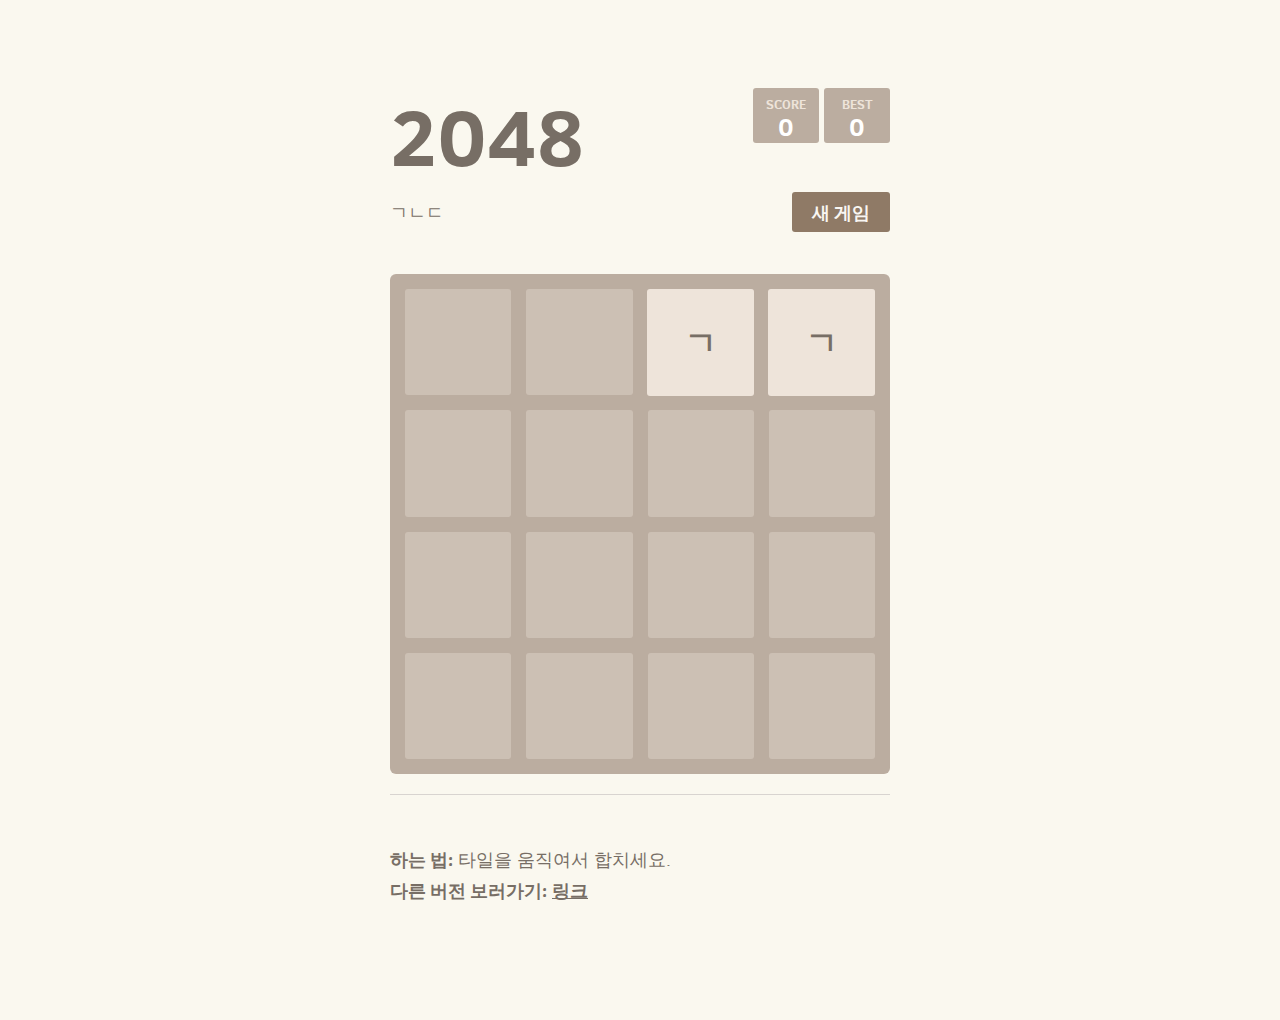
<file: index.html>
<!DOCTYPE html>
<html>
<head>
  <meta charset="utf-8">
  <title>KOR_2048</title>

  <link href="style/main.css" rel="stylesheet" type="text/css">
  <link rel="shortcut icon" href="favicon.ico">
  <link rel="apple-touch-icon" href="meta/apple-touch-icon.png">
  <link rel="apple-touch-startup-image" href="meta/apple-touch-startup-image-640x1096.png" media="(device-width: 320px) and (device-height: 568px) and (-webkit-device-pixel-ratio: 2)"> <!-- iPhone 5+ -->
  <link rel="apple-touch-startup-image" href="meta/apple-touch-startup-image-640x920.png"  media="(device-width: 320px) and (device-height: 480px) and (-webkit-device-pixel-ratio: 2)"> <!-- iPhone, retina -->
  <meta name="apple-mobile-web-app-capable" content="yes">
  <meta name="apple-mobile-web-app-status-bar-style" content="black">

  <meta name="HandheldFriendly" content="True">
  <meta name="MobileOptimized" content="320">
  <meta name="viewport" content="width=device-width, target-densitydpi=160dpi, initial-scale=1.0, maximum-scale=1, user-scalable=no, minimal-ui">

  <style>
    .adfit {
      margin: 0 auto;
    }
  </style>
</head>
<body>
  <div class="container">
    <div class="adfit" id='id_adfit'>
      <ins class="kakao_ad_area" style="display:none;" 
        data-ad-unit    = "DAN-orjcSxhqUvbWdJKy" 
        data-ad-width   = "320" 
        data-ad-height  = "50"></ins> 
        <script type="text/javascript" src="//t1.daumcdn.net/kas/static/ba.min.js" async></script>
    </div>

    <div class="heading">
      <h1 class="title">2048</h1>
      <div class="scores-container">
        <div class="score-container">0</div>
        <div class="best-container">0</div>
      </div>
    </div>

    <div class="above-game">
      <p class="game-intro">ㄱㄴㄷ</p>
      <a class="restart-button">새 게임</a>
    </div>

    <div class="game-container">
      <div class="game-message">
        <p></p>
        <div class="lower">
	        <a class="keep-playing-button">계속하기</a>
          <a class="retry-button">한 번 더!</a>
        </div>
      </div>

      <div class="grid-container">
        <div class="grid-row">
          <div class="grid-cell"></div>
          <div class="grid-cell"></div>
          <div class="grid-cell"></div>
          <div class="grid-cell"></div>
        </div>
        <div class="grid-row">
          <div class="grid-cell"></div>
          <div class="grid-cell"></div>
          <div class="grid-cell"></div>
          <div class="grid-cell"></div>
        </div>
        <div class="grid-row">
          <div class="grid-cell"></div>
          <div class="grid-cell"></div>
          <div class="grid-cell"></div>
          <div class="grid-cell"></div>
        </div>
        <div class="grid-row">
          <div class="grid-cell"></div>
          <div class="grid-cell"></div>
          <div class="grid-cell"></div>
          <div class="grid-cell"></div>
        </div>
      </div>

      <div class="tile-container">

      </div>

    </div>

    <hr>
    <p class="game-explanation">
      <strong class="important">하는 법:</strong> 타일을 움직여서 합치세요. <br>
      <strong class="important">다른 버전 보러가기:</strong> <a href="https://jjisu89.github.io/" target="_blank">링크</a>
    </p>
    <!-- <hr>
    <p>
    <strong class="important">Note:</strong> This site is not the official version of 2048. You can play it on your phone via <a href="http://git.io/2048">http://git.io/2048.</a> All other apps or sites are derivatives or fakes, and should be used with caution.
    </p> -->
    <!-- <p>
    Modified by someone. Originally Created by <a href="http://gabrielecirulli.com" target="_blank">Gabriele Cirulli.</a> 
    </p> -->
    <br>
    <div class="adfit" id='id_adfit'>
      <ins class="kakao_ad_area" style="display:none;" 
        data-ad-unit    = "DAN-U09CpYObt463ZNJx" 
        data-ad-width   = "320" 
        data-ad-height  = "100"></ins> 
        <script type="text/javascript" src="//t1.daumcdn.net/kas/static/ba.min.js" async></script>
    </div>
  </div>

  <script src="js/bind_polyfill.js"></script>
  <script src="js/classlist_polyfill.js"></script>
  <script src="js/animframe_polyfill.js"></script>
  <script src="js/keyboard_input_manager.js"></script>
  <script src="js/html_actuator.js"></script>
  <script src="js/grid.js"></script>
  <script src="js/tile.js"></script>
  <script src="js/local_storage_manager.js"></script>
  <script src="js/game_manager.js"></script>
  <script src="js/application.js"></script>
</body>
</html>
</file>
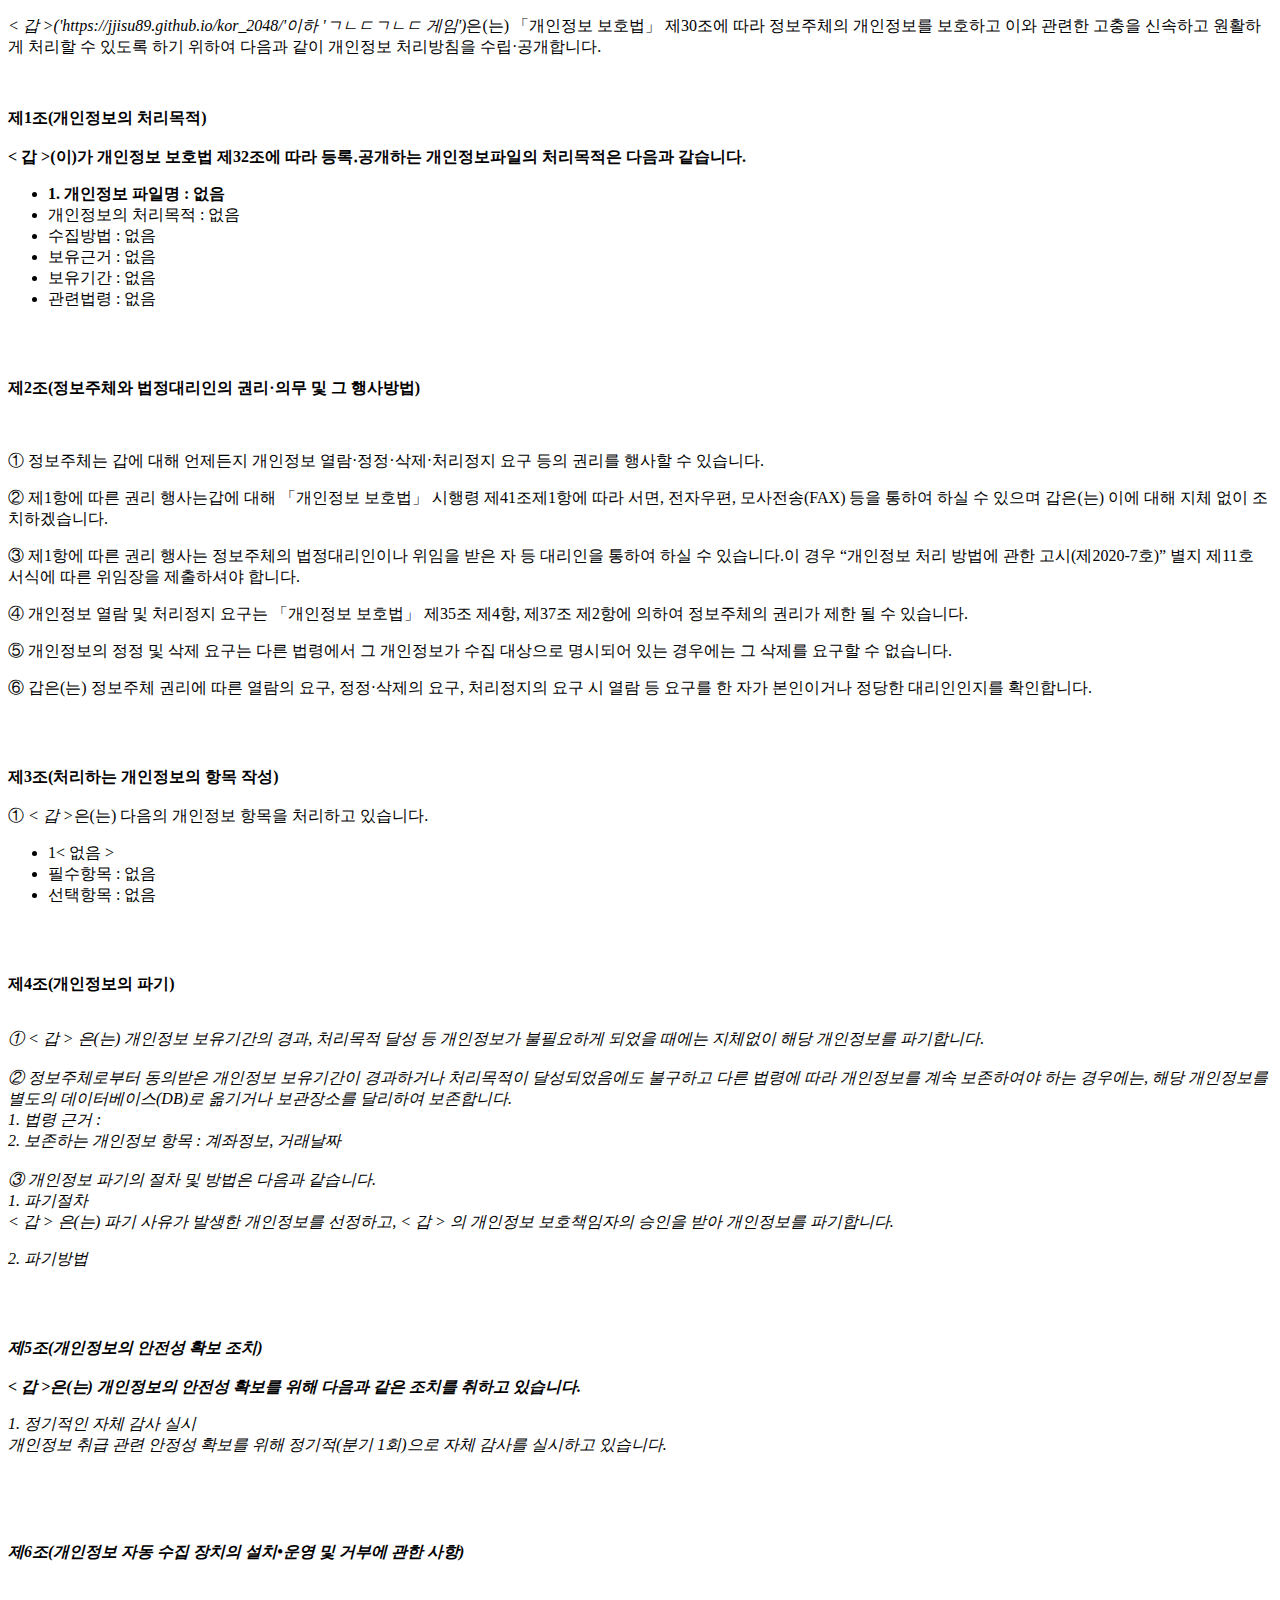
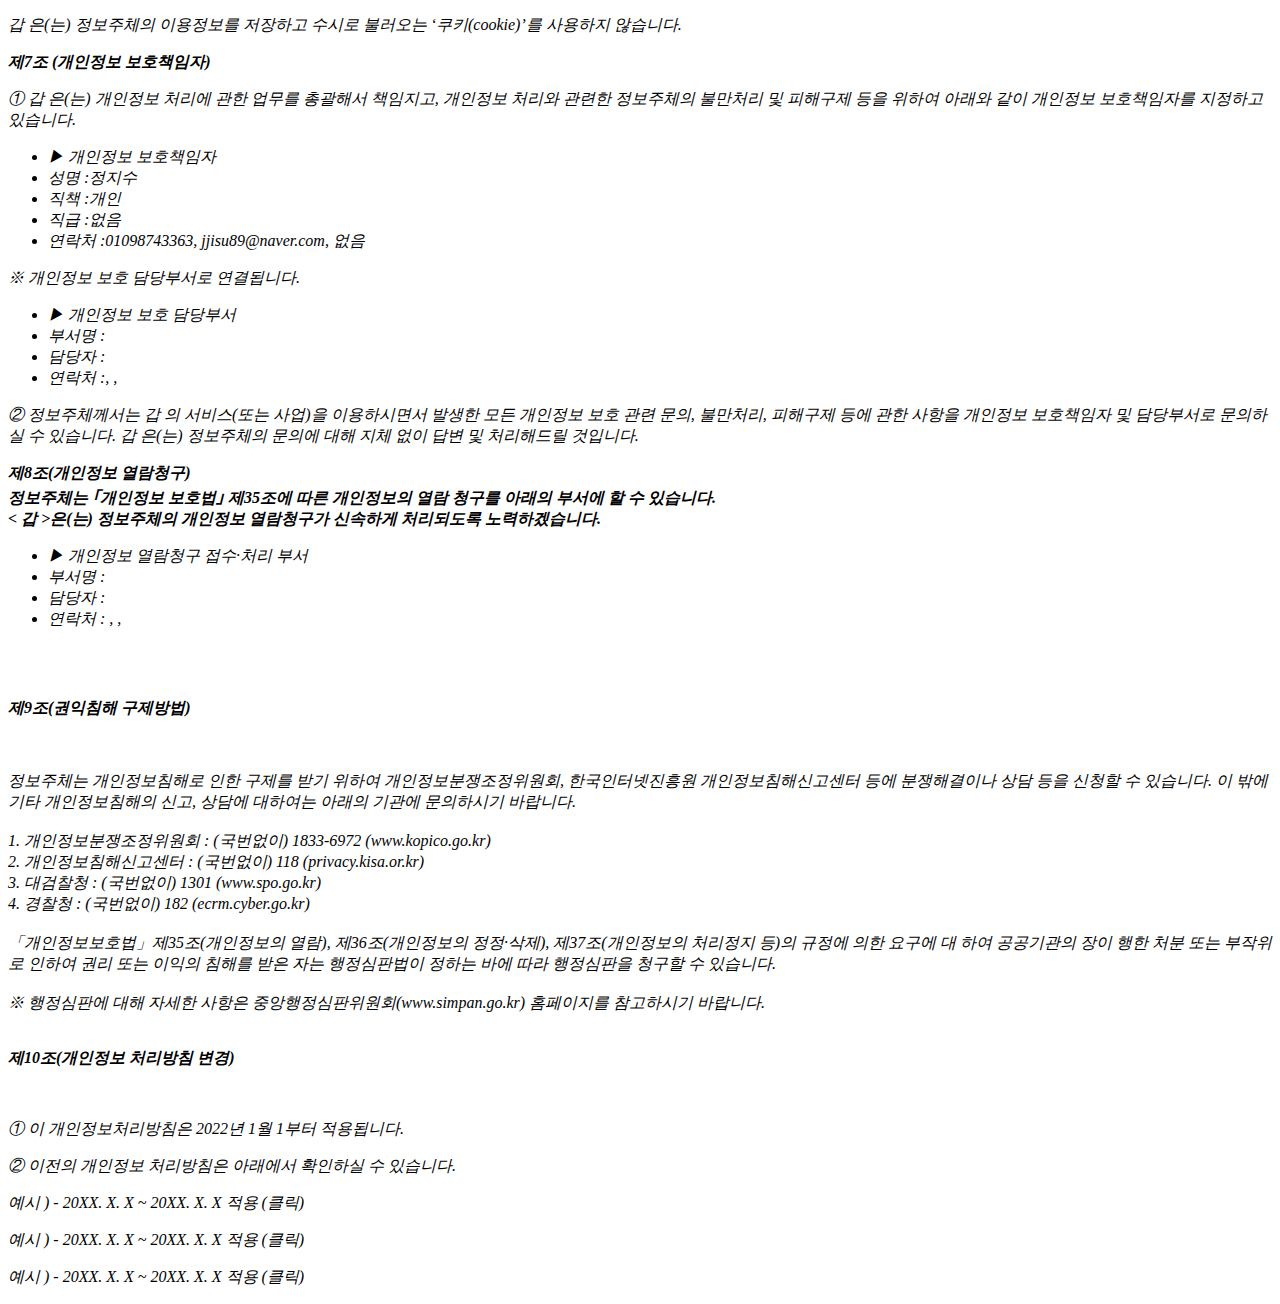
<file: privacy_kor.html>
<!DOCTYPE html PUBLIC "-//W3C//DTD XHTML 1.0 Transitional//EN" "http://www.w3.org/TR/xhtml1/DTD/xhtml1-transitional.dtd">
<html xmlns="http://www.w3.org/1999/xhtml" xml:lang="ko" lang="ko">
<head>
<meta http-equiv="Content-Type" content="text/html; charset=UTF-8">


<title>개인정보처리방침</title>
</head>
<body>
	<p> <p class="ls2 lh6 bs5 ts4"><em class="emphasis">< 갑 >('https://jjisu89.github.io/kor_2048/'이하 'ㄱㄴㄷㄱㄴㄷ 게임')</em>은(는) 「개인정보 보호법」 제30조에 따라 정보주체의 개인정보를 보호하고 이와 관련한 고충을 신속하고 원활하게 처리할 수 있도록 하기 위하여 다음과 같이 개인정보 처리방침을 수립·공개합니다.</p><p class="ls2"></br><p class='sub_p mgt30'><strong>제1조(개인정보의 처리목적)</br></br>< 갑 >(이)가 개인정보 보호법 제32조에 따라 등록․공개하는 개인정보파일의 처리목적은 다음과 같습니다.</strong></p><ul class='list_indent2 mgt10'><li class='tt'><b>1. 개인정보 파일명 : 없음</b></li><li>개인정보의  처리목적 : 없음</li><li>수집방법 : 없음</li><li>보유근거 : 없음</li><li>보유기간 : 없음</li><li>관련법령 : 없음</li></ul><br/><br/><p class="lh6 bs4"><strong>제2조(정보주체와 법정대리인의 권리·의무 및 그 행사방법)</strong></p><p class="ls2"><br/><br/>① 정보주체는 갑에 대해 언제든지 개인정보 열람·정정·삭제·처리정지 요구 등의 권리를 행사할 수 있습니다.</p><p class='sub_p'>② 제1항에 따른 권리 행사는갑에 대해 「개인정보 보호법」 시행령 제41조제1항에 따라 서면, 전자우편, 모사전송(FAX) 등을 통하여 하실 수 있으며 갑은(는) 이에 대해 지체 없이 조치하겠습니다.</p><p class='sub_p'>③ 제1항에 따른 권리 행사는 정보주체의 법정대리인이나 위임을 받은 자 등 대리인을 통하여 하실 수 있습니다.이 경우 “개인정보 처리 방법에 관한 고시(제2020-7호)” 별지 제11호 서식에 따른 위임장을 제출하셔야 합니다.</p><p class='sub_p'>④ 개인정보 열람 및 처리정지 요구는  「개인정보 보호법」  제35조 제4항, 제37조 제2항에 의하여 정보주체의 권리가 제한 될 수 있습니다.</p><p class='sub_p'>⑤ 개인정보의 정정 및 삭제 요구는 다른 법령에서 그 개인정보가 수집 대상으로 명시되어 있는 경우에는 그 삭제를 요구할 수 없습니다.</p><p class='sub_p'>⑥ 갑은(는) 정보주체 권리에 따른 열람의 요구, 정정·삭제의 요구, 처리정지의 요구 시 열람 등 요구를 한 자가 본인이거나 정당한 대리인인지를 확인합니다.</p></br></br><p class='lh6 bs4'><strong>제3조(처리하는 개인정보의 항목 작성) </strong></br></br> ① <em class="emphasis">< 갑 ></em>은(는) 다음의 개인정보 항목을 처리하고 있습니다.</p><ul class='list_indent2 mgt10'><li class='tt'>1< 없음 ></li><li>필수항목 : 없음</li><li>선택항목 : 없음</li></ul></br></br><p class='lh6 bs4'><strong>제4조(개인정보의 파기)<em class="emphasis"></strong></p><p class='ls2'></br>① < 갑 > 은(는) 개인정보 보유기간의 경과, 처리목적 달성 등 개인정보가 불필요하게 되었을 때에는 지체없이 해당 개인정보를 파기합니다.</br></br>② 정보주체로부터 동의받은 개인정보 보유기간이 경과하거나 처리목적이 달성되었음에도 불구하고 다른 법령에 따라 개인정보를 계속 보존하여야 하는 경우에는, 해당 개인정보를 별도의 데이터베이스(DB)로 옮기거나 보관장소를 달리하여 보존합니다.</br>1. 법령 근거 :</br>2. 보존하는 개인정보 항목 : 계좌정보, 거래날짜</br></br>③ 개인정보 파기의 절차 및 방법은 다음과 같습니다.</br>1. 파기절차</br> < 갑 > 은(는) 파기 사유가 발생한 개인정보를 선정하고, < 갑 > 의 개인정보 보호책임자의 승인을 받아 개인정보를 파기합니다.</br></p><p class='sub_p mgt10'>2. 파기방법</p><p class='sub_p'없음</p></br></br><p class='lh6 bs4'><strong>제5조(개인정보의 안전성 확보 조치)<em class="emphasis"></br></br>< 갑 ></em>은(는) 개인정보의 안전성 확보를 위해 다음과 같은 조치를 취하고 있습니다.</strong></p><p class='sub_p mgt10'>1. 정기적인 자체 감사 실시</br> 개인정보 취급 관련 안정성 확보를 위해 정기적(분기 1회)으로 자체 감사를 실시하고 있습니다.</br></br></p></br></br><p class="lh6 bs4"><strong>제6조(개인정보 자동 수집 장치의 설치•운영 및 거부에 관한 사항)</strong></p><p class="ls2"><br/><br/>갑 은(는) 정보주체의 이용정보를 저장하고 수시로 불러오는 ‘쿠키(cookie)’를 사용하지 않습니다.<p class='sub_p mgt30'><strong>제7조 (개인정보 보호책임자) </strong></p><p class='sub_p mgt10'> ①  <span class='colorLightBlue'>갑</span> 은(는) 개인정보 처리에 관한 업무를 총괄해서 책임지고, 개인정보 처리와 관련한 정보주체의 불만처리 및 피해구제 등을 위하여 아래와 같이 개인정보 보호책임자를 지정하고 있습니다.</p><ul class='list_indent2 mgt10'><li class='tt'>▶ 개인정보 보호책임자 </li><li>성명 :정지수</li><li>직책 :개인</li><li>직급 :없음</li><li>연락처 :01098743363, jjisu89@naver.com, 없음</li></ul><p class='sub_p'>※ 개인정보 보호 담당부서로 연결됩니다.<p/> <ul class='list_indent2 mgt10'><li class='tt'>▶ 개인정보 보호 담당부서</li><li>부서명 :</li><li>담당자 :</li><li>연락처 :, , </li></ul><p class='sub_p'>② 정보주체께서는 갑 의 서비스(또는 사업)을 이용하시면서 발생한 모든 개인정보 보호 관련 문의, 불만처리, 피해구제 등에 관한 사항을 개인정보 보호책임자 및 담당부서로 문의하실 수 있습니다. 갑 은(는) 정보주체의 문의에 대해 지체 없이 답변 및 처리해드릴 것입니다.</p><p class='sub_p mgt30'><strong>제8조(개인정보 열람청구)</br> 정보주체는 ｢개인정보 보호법｣ 제35조에 따른 개인정보의 열람 청구를 아래의 부서에 할 수 있습니다.<br/>< 갑 ></span>은(는) 정보주체의 개인정보 열람청구가 신속하게 처리되도록 노력하겠습니다. </strong></p><ul class='list_indent2 mgt10'><li class='tt'>▶ 개인정보 열람청구 접수·처리 부서 </li><li>부서명 : </li><li>담당자 : </li><li>연락처 : , , </li></ul></br></br><p class='lh6 bs4'><strong>제9조(권익침해 구제방법)<em class="emphasis"></em></strong></p><br/><br/>정보주체는 개인정보침해로 인한 구제를 받기 위하여 개인정보분쟁조정위원회, 한국인터넷진흥원 개인정보침해신고센터 등에 분쟁해결이나 상담 등을 신청할 수 있습니다. 이 밖에 기타 개인정보침해의 신고, 상담에 대하여는 아래의 기관에 문의하시기 바랍니다.<br/><br/>



  1. 개인정보분쟁조정위원회 : (국번없이) 1833-6972 (www.kopico.go.kr)<br/>

  2. 개인정보침해신고센터 : (국번없이) 118 (privacy.kisa.or.kr)<br/>

  3. 대검찰청 : (국번없이) 1301 (www.spo.go.kr)<br/>

  4. 경찰청 : (국번없이) 182 (ecrm.cyber.go.kr)<br/><br/>



「개인정보보호법」제35조(개인정보의 열람), 제36조(개인정보의 정정·삭제), 제37조(개인정보의 처리정지 등)의 규정에 의한 요구에 대 하여 공공기관의 장이 행한 처분 또는 부작위로 인하여 권리 또는 이익의 침해를 받은 자는 행정심판법이 정하는 바에 따라 행정심판을 청구할 수 있습니다.<br/><br/>



※ 행정심판에 대해 자세한 사항은 중앙행정심판위원회(www.simpan.go.kr) 홈페이지를 참고하시기 바랍니다.</br></br><p class='lh6 bs4'><strong>제10조(개인정보 처리방침 변경)<em class="emphasis"></em></strong></p><br/></p><p class='sub_p'>① 이 개인정보처리방침은 2022년 1월 1부터 적용됩니다.</p><p class='sub_p'></p><p class='sub_p'></p><p class='sub_p'>② 이전의 개인정보 처리방침은 아래에서 확인하실 수 있습니다. </p><p class='sub_p'></p><p class='sub_p'></p><p class='sub_p'>예시 ) - 20XX. X. X ~ 20XX. X. X 적용   (클릭) </p><p class='sub_p'></p><p class='sub_p'></p><p class='sub_p'>예시 ) - 20XX. X. X ~ 20XX. X. X 적용   (클릭) </p><p class='sub_p'></p><p class='sub_p'></p><p class='sub_p'>예시 ) - 20XX. X. X ~ 20XX. X. X 적용   (클릭)</p></p>
</body>
</html>
</file>
<file: style/main.css>
@import url(fonts/clear-sans.css);
html, body {
  margin: 0;
  padding: 0;
  background: #faf8ef;
  color: #776e65;
  font-family: "Clear Sans", "Helvetica Neue", Arial, sans-serif;
  font-size: 18px; }

body {
  margin: 80px 0; }

.heading:after {
  content: "";
  display: block;
  clear: both; }

h1.title {
  font-size: 80px;
  font-weight: bold;
  margin: 0;
  display: block;
  float: left; }

@-webkit-keyframes move-up {
  0% {
    top: 25px;
    opacity: 1; }

  100% {
    top: -50px;
    opacity: 0; } }
@-moz-keyframes move-up {
  0% {
    top: 25px;
    opacity: 1; }

  100% {
    top: -50px;
    opacity: 0; } }
@keyframes move-up {
  0% {
    top: 25px;
    opacity: 1; }

  100% {
    top: -50px;
    opacity: 0; } }
.scores-container {
  float: right;
  text-align: right; }

.score-container, .best-container {
  position: relative;
  display: inline-block;
  background: #bbada0;
  padding: 15px 25px;
  font-size: 25px;
  height: 25px;
  line-height: 47px;
  font-weight: bold;
  border-radius: 3px;
  color: white;
  margin-top: 8px;
  text-align: center; }
  .score-container:after, .best-container:after {
    position: absolute;
    width: 100%;
    top: 10px;
    left: 0;
    text-transform: uppercase;
    font-size: 13px;
    line-height: 13px;
    text-align: center;
    color: #eee4da; }
  .score-container .score-addition, .best-container .score-addition {
    position: absolute;
    right: 30px;
    color: red;
    font-size: 25px;
    line-height: 25px;
    font-weight: bold;
    color: rgba(119, 110, 101, 0.9);
    z-index: 100;
    -webkit-animation: move-up 600ms ease-in;
    -moz-animation: move-up 600ms ease-in;
    animation: move-up 600ms ease-in;
    -webkit-animation-fill-mode: both;
    -moz-animation-fill-mode: both;
    animation-fill-mode: both; }

.score-container:after {
  content: "Score"; }

.best-container:after {
  content: "Best"; }

p {
  margin-top: 0;
  margin-bottom: 10px;
  line-height: 1.65; }

a {
  color: #776e65;
  font-weight: bold;
  text-decoration: underline;
  cursor: pointer; }

strong.important {
  text-transform: uppercase; }

hr {
  border: none;
  border-bottom: 1px solid #d8d4d0;
  margin-top: 20px;
  margin-bottom: 30px; }

.container {
  width: 500px;
  margin: 0 auto; }

@-webkit-keyframes fade-in {
  0% {
    opacity: 0; }

  100% {
    opacity: 1; } }
@-moz-keyframes fade-in {
  0% {
    opacity: 0; }

  100% {
    opacity: 1; } }
@keyframes fade-in {
  0% {
    opacity: 0; }

  100% {
    opacity: 1; } }
.game-container {
  margin-top: 40px;
  position: relative;
  padding: 15px;
  cursor: default;
  -webkit-touch-callout: none;
  -ms-touch-callout: none;
  -webkit-user-select: none;
  -moz-user-select: none;
  -ms-user-select: none;
  -ms-touch-action: none;
  touch-action: none;
  background: #bbada0;
  border-radius: 6px;
  width: 500px;
  height: 500px;
  -webkit-box-sizing: border-box;
  -moz-box-sizing: border-box;
  box-sizing: border-box; }
  .game-container .game-message {
    display: none;
    position: absolute;
    top: 0;
    right: 0;
    bottom: 0;
    left: 0;
    background: rgba(238, 228, 218, 0.5);
    z-index: 100;
    text-align: center;
    -webkit-animation: fade-in 800ms ease 1200ms;
    -moz-animation: fade-in 800ms ease 1200ms;
    animation: fade-in 800ms ease 1200ms;
    -webkit-animation-fill-mode: both;
    -moz-animation-fill-mode: both;
    animation-fill-mode: both; }
    .game-container .game-message p {
      font-size: 60px;
      font-weight: bold;
      height: 60px;
      line-height: 60px;
      margin-top: 222px; }
    .game-container .game-message .lower {
      display: block;
      margin-top: 59px; }
    .game-container .game-message a {
      display: inline-block;
      background: #8f7a66;
      border-radius: 3px;
      padding: 0 20px;
      text-decoration: none;
      color: #f9f6f2;
      height: 40px;
      line-height: 42px;
      margin-left: 9px; }
      .game-container .game-message a.keep-playing-button {
        display: none; }
    .game-container .game-message.game-won {
      background: rgba(237, 194, 46, 0.5);
      color: #f9f6f2; }
      .game-container .game-message.game-won a.keep-playing-button {
        display: inline-block; }
    .game-container .game-message.game-won, .game-container .game-message.game-over {
      display: block; }

.grid-container {
  position: absolute;
  z-index: 1; }

.grid-row {
  margin-bottom: 15px; }
  .grid-row:last-child {
    margin-bottom: 0; }
  .grid-row:after {
    content: "";
    display: block;
    clear: both; }

.grid-cell {
  width: 106.25px;
  height: 106.25px;
  margin-right: 15px;
  float: left;
  border-radius: 3px;
  background: rgba(238, 228, 218, 0.35); }
  .grid-cell:last-child {
    margin-right: 0; }

.tile-container {
  position: absolute;
  z-index: 2; }

.tile, .tile .tile-inner {
  width: 107px;
  height: 107px;
  line-height: 107px; }
.tile.tile-position-1-1 {
  -webkit-transform: translate(0px, 0px);
  -moz-transform: translate(0px, 0px);
  -ms-transform: translate(0px, 0px);
  transform: translate(0px, 0px); }
.tile.tile-position-1-2 {
  -webkit-transform: translate(0px, 121px);
  -moz-transform: translate(0px, 121px);
  -ms-transform: translate(0px, 121px);
  transform: translate(0px, 121px); }
.tile.tile-position-1-3 {
  -webkit-transform: translate(0px, 242px);
  -moz-transform: translate(0px, 242px);
  -ms-transform: translate(0px, 242px);
  transform: translate(0px, 242px); }
.tile.tile-position-1-4 {
  -webkit-transform: translate(0px, 363px);
  -moz-transform: translate(0px, 363px);
  -ms-transform: translate(0px, 363px);
  transform: translate(0px, 363px); }
.tile.tile-position-2-1 {
  -webkit-transform: translate(121px, 0px);
  -moz-transform: translate(121px, 0px);
  -ms-transform: translate(121px, 0px);
  transform: translate(121px, 0px); }
.tile.tile-position-2-2 {
  -webkit-transform: translate(121px, 121px);
  -moz-transform: translate(121px, 121px);
  -ms-transform: translate(121px, 121px);
  transform: translate(121px, 121px); }
.tile.tile-position-2-3 {
  -webkit-transform: translate(121px, 242px);
  -moz-transform: translate(121px, 242px);
  -ms-transform: translate(121px, 242px);
  transform: translate(121px, 242px); }
.tile.tile-position-2-4 {
  -webkit-transform: translate(121px, 363px);
  -moz-transform: translate(121px, 363px);
  -ms-transform: translate(121px, 363px);
  transform: translate(121px, 363px); }
.tile.tile-position-3-1 {
  -webkit-transform: translate(242px, 0px);
  -moz-transform: translate(242px, 0px);
  -ms-transform: translate(242px, 0px);
  transform: translate(242px, 0px); }
.tile.tile-position-3-2 {
  -webkit-transform: translate(242px, 121px);
  -moz-transform: translate(242px, 121px);
  -ms-transform: translate(242px, 121px);
  transform: translate(242px, 121px); }
.tile.tile-position-3-3 {
  -webkit-transform: translate(242px, 242px);
  -moz-transform: translate(242px, 242px);
  -ms-transform: translate(242px, 242px);
  transform: translate(242px, 242px); }
.tile.tile-position-3-4 {
  -webkit-transform: translate(242px, 363px);
  -moz-transform: translate(242px, 363px);
  -ms-transform: translate(242px, 363px);
  transform: translate(242px, 363px); }
.tile.tile-position-4-1 {
  -webkit-transform: translate(363px, 0px);
  -moz-transform: translate(363px, 0px);
  -ms-transform: translate(363px, 0px);
  transform: translate(363px, 0px); }
.tile.tile-position-4-2 {
  -webkit-transform: translate(363px, 121px);
  -moz-transform: translate(363px, 121px);
  -ms-transform: translate(363px, 121px);
  transform: translate(363px, 121px); }
.tile.tile-position-4-3 {
  -webkit-transform: translate(363px, 242px);
  -moz-transform: translate(363px, 242px);
  -ms-transform: translate(363px, 242px);
  transform: translate(363px, 242px); }
.tile.tile-position-4-4 {
  -webkit-transform: translate(363px, 363px);
  -moz-transform: translate(363px, 363px);
  -ms-transform: translate(363px, 363px);
  transform: translate(363px, 363px); }

.tile {
  position: absolute;
  -webkit-transition: 100ms ease-in-out;
  -moz-transition: 100ms ease-in-out;
  transition: 100ms ease-in-out;
  -webkit-transition-property: -webkit-transform;
  -moz-transition-property: -moz-transform;
  transition-property: transform; }
  .tile .tile-inner {
    border-radius: 3px;
    background: #eee4da;
    text-align: center;
    font-weight: bold;
    z-index: 10;
    font-size: 55px; }
  .tile.tile-2 .tile-inner {
    background: #eee4da;
    box-shadow: 0 0 30px 10px rgba(243, 215, 116, 0), inset 0 0 0 1px rgba(255, 255, 255, 0);
    font-size: 32px; }
  .tile.tile-4 .tile-inner {
    background: #ede0c8;
    box-shadow: 0 0 30px 10px rgba(243, 215, 116, 0), inset 0 0 0 1px rgba(255, 255, 255, 0);
    font-size: 32px; }
  .tile.tile-8 .tile-inner {
    color: #f9f6f2;
    background: #f2b179;
    font-size: 32px; }
  .tile.tile-16 .tile-inner {
    color: #f9f6f2;
    background: #f59563; 
    font-size: 32px; }
  .tile.tile-32 .tile-inner {
    color: #f9f6f2;
    background: #f67c5f; 
    font-size: 32px; }
  .tile.tile-64 .tile-inner {
    color: #f9f6f2;
    background: #f65e3b; 
    font-size: 32px; }
  .tile.tile-128 .tile-inner {
    color: #f9f6f2;
    background: #edcf72;
    box-shadow: 0 0 30px 10px rgba(243, 215, 116, 0.2381), inset 0 0 0 1px rgba(255, 255, 255, 0.14286);
    font-size: 32px; }
    @media screen and (max-width: 520px) {
      .tile.tile-128 .tile-inner {
        font-size: 32px; } }
  .tile.tile-256 .tile-inner {
    color: #f9f6f2;
    background: #edcc61;
    box-shadow: 0 0 30px 10px rgba(243, 215, 116, 0.31746), inset 0 0 0 1px rgba(255, 255, 255, 0.19048);
    font-size: 32px; }
    @media screen and (max-width: 520px) {
      .tile.tile-256 .tile-inner {
        font-size: 32px; } }
  .tile.tile-512 .tile-inner {
    color: #f9f6f2;
    background: #edc850;
    box-shadow: 0 0 30px 10px rgba(243, 215, 116, 0.39683), inset 0 0 0 1px rgba(255, 255, 255, 0.2381);
    font-size: 32px; }
    @media screen and (max-width: 520px) {
      .tile.tile-512 .tile-inner {
        font-size: 32px; } }
  .tile.tile-1024 .tile-inner {
    color: #f9f6f2;
    background: #edc53f;
    box-shadow: 0 0 30px 10px rgba(243, 215, 116, 0.47619), inset 0 0 0 1px rgba(255, 255, 255, 0.28571);
    font-size: 32px; }
    @media screen and (max-width: 520px) {
      .tile.tile-1024 .tile-inner {
        font-size: 32px; } }
  .tile.tile-2048 .tile-inner {
    color: #f9f6f2;
    background: #edc22e;
    box-shadow: 0 0 30px 10px rgba(243, 215, 116, 0.55556), inset 0 0 0 1px rgba(255, 255, 255, 0.33333);
    font-size: 32px; }
    @media screen and (max-width: 520px) {
      .tile.tile-2048 .tile-inner {
        font-size: 32px; } }
  .tile.tile-super .tile-inner {
    color: #f9f6f2;
    background: #3c3a32;
    font-size: 32px; }
    @media screen and (max-width: 520px) {
      .tile.tile-super .tile-inner {
        font-size: 32px; } }

@-webkit-keyframes appear {
  0% {
    opacity: 0;
    -webkit-transform: scale(0);
    -moz-transform: scale(0);
    -ms-transform: scale(0);
    transform: scale(0); }

  100% {
    opacity: 1;
    -webkit-transform: scale(1);
    -moz-transform: scale(1);
    -ms-transform: scale(1);
    transform: scale(1); } }
@-moz-keyframes appear {
  0% {
    opacity: 0;
    -webkit-transform: scale(0);
    -moz-transform: scale(0);
    -ms-transform: scale(0);
    transform: scale(0); }

  100% {
    opacity: 1;
    -webkit-transform: scale(1);
    -moz-transform: scale(1);
    -ms-transform: scale(1);
    transform: scale(1); } }
@keyframes appear {
  0% {
    opacity: 0;
    -webkit-transform: scale(0);
    -moz-transform: scale(0);
    -ms-transform: scale(0);
    transform: scale(0); }

  100% {
    opacity: 1;
    -webkit-transform: scale(1);
    -moz-transform: scale(1);
    -ms-transform: scale(1);
    transform: scale(1); } }
.tile-new .tile-inner {
  -webkit-animation: appear 200ms ease 100ms;
  -moz-animation: appear 200ms ease 100ms;
  animation: appear 200ms ease 100ms;
  -webkit-animation-fill-mode: backwards;
  -moz-animation-fill-mode: backwards;
  animation-fill-mode: backwards; }

@-webkit-keyframes pop {
  0% {
    -webkit-transform: scale(0);
    -moz-transform: scale(0);
    -ms-transform: scale(0);
    transform: scale(0); }

  50% {
    -webkit-transform: scale(1.2);
    -moz-transform: scale(1.2);
    -ms-transform: scale(1.2);
    transform: scale(1.2); }

  100% {
    -webkit-transform: scale(1);
    -moz-transform: scale(1);
    -ms-transform: scale(1);
    transform: scale(1); } }
@-moz-keyframes pop {
  0% {
    -webkit-transform: scale(0);
    -moz-transform: scale(0);
    -ms-transform: scale(0);
    transform: scale(0); }

  50% {
    -webkit-transform: scale(1.2);
    -moz-transform: scale(1.2);
    -ms-transform: scale(1.2);
    transform: scale(1.2); }

  100% {
    -webkit-transform: scale(1);
    -moz-transform: scale(1);
    -ms-transform: scale(1);
    transform: scale(1); } }
@keyframes pop {
  0% {
    -webkit-transform: scale(0);
    -moz-transform: scale(0);
    -ms-transform: scale(0);
    transform: scale(0); }

  50% {
    -webkit-transform: scale(1.2);
    -moz-transform: scale(1.2);
    -ms-transform: scale(1.2);
    transform: scale(1.2); }

  100% {
    -webkit-transform: scale(1);
    -moz-transform: scale(1);
    -ms-transform: scale(1);
    transform: scale(1); } }
.tile-merged .tile-inner {
  z-index: 20;
  -webkit-animation: pop 200ms ease 100ms;
  -moz-animation: pop 200ms ease 100ms;
  animation: pop 200ms ease 100ms;
  -webkit-animation-fill-mode: backwards;
  -moz-animation-fill-mode: backwards;
  animation-fill-mode: backwards; }

.above-game:after {
  content: "";
  display: block;
  clear: both; }

.game-intro {
  float: left;
  line-height: 42px;
  margin-bottom: 0; }

.restart-button {
  display: inline-block;
  background: #8f7a66;
  border-radius: 3px;
  padding: 0 20px;
  text-decoration: none;
  color: #f9f6f2;
  height: 40px;
  line-height: 42px;
  display: block;
  text-align: center;
  float: right; }

.game-explanation {
  margin-top: 50px; }

@media screen and (max-width: 520px) {
  html, body {
    font-size: 15px; }

  body {
    margin: 20px 0;
    padding: 0 20px; }

  h1.title {
    font-size: 27px;
    margin-top: 15px; }

  .container {
    width: 280px;
    margin: 0 auto; }

  .score-container, .best-container {
    margin-top: 0;
    padding: 15px 10px;
    min-width: 40px; }

  .heading {
    margin-bottom: 10px; }

  .game-intro {
    width: 55%;
    display: block;
    box-sizing: border-box;
    line-height: 1.65; }

  .restart-button {
    width: 42%;
    padding: 0;
    display: block;
    box-sizing: border-box;
    margin-top: 2px; }

  .game-container {
    margin-top: 17px;
    position: relative;
    padding: 10px;
    cursor: default;
    -webkit-touch-callout: none;
    -ms-touch-callout: none;
    -webkit-user-select: none;
    -moz-user-select: none;
    -ms-user-select: none;
    -ms-touch-action: none;
    touch-action: none;
    background: #bbada0;
    border-radius: 6px;
    width: 280px;
    height: 280px;
    -webkit-box-sizing: border-box;
    -moz-box-sizing: border-box;
    box-sizing: border-box; }
    .game-container .game-message {
      display: none;
      position: absolute;
      top: 0;
      right: 0;
      bottom: 0;
      left: 0;
      background: rgba(238, 228, 218, 0.5);
      z-index: 100;
      text-align: center;
      -webkit-animation: fade-in 800ms ease 1200ms;
      -moz-animation: fade-in 800ms ease 1200ms;
      animation: fade-in 800ms ease 1200ms;
      -webkit-animation-fill-mode: both;
      -moz-animation-fill-mode: both;
      animation-fill-mode: both; }
      .game-container .game-message p {
        font-size: 60px;
        font-weight: bold;
        height: 60px;
        line-height: 60px;
        margin-top: 222px; }
      .game-container .game-message .lower {
        display: block;
        margin-top: 59px; }
      .game-container .game-message a {
        display: inline-block;
        background: #8f7a66;
        border-radius: 3px;
        padding: 0 20px;
        text-decoration: none;
        color: #f9f6f2;
        height: 40px;
        line-height: 42px;
        margin-left: 9px; }
        .game-container .game-message a.keep-playing-button {
          display: none; }
      .game-container .game-message.game-won {
        background: rgba(237, 194, 46, 0.5);
        color: #f9f6f2; }
        .game-container .game-message.game-won a.keep-playing-button {
          display: inline-block; }
      .game-container .game-message.game-won, .game-container .game-message.game-over {
        display: block; }

  .grid-container {
    position: absolute;
    z-index: 1; }

  .grid-row {
    margin-bottom: 10px; }
    .grid-row:last-child {
      margin-bottom: 0; }
    .grid-row:after {
      content: "";
      display: block;
      clear: both; }

  .grid-cell {
    width: 57.5px;
    height: 57.5px;
    margin-right: 10px;
    float: left;
    border-radius: 3px;
    background: rgba(238, 228, 218, 0.35); }
    .grid-cell:last-child {
      margin-right: 0; }

  .tile-container {
    position: absolute;
    z-index: 2; }

  .tile, .tile .tile-inner {
    width: 58px;
    height: 58px;
    line-height: 58px; }
  .tile.tile-position-1-1 {
    -webkit-transform: translate(0px, 0px);
    -moz-transform: translate(0px, 0px);
    -ms-transform: translate(0px, 0px);
    transform: translate(0px, 0px); }
  .tile.tile-position-1-2 {
    -webkit-transform: translate(0px, 67px);
    -moz-transform: translate(0px, 67px);
    -ms-transform: translate(0px, 67px);
    transform: translate(0px, 67px); }
  .tile.tile-position-1-3 {
    -webkit-transform: translate(0px, 135px);
    -moz-transform: translate(0px, 135px);
    -ms-transform: translate(0px, 135px);
    transform: translate(0px, 135px); }
  .tile.tile-position-1-4 {
    -webkit-transform: translate(0px, 202px);
    -moz-transform: translate(0px, 202px);
    -ms-transform: translate(0px, 202px);
    transform: translate(0px, 202px); }
  .tile.tile-position-2-1 {
    -webkit-transform: translate(67px, 0px);
    -moz-transform: translate(67px, 0px);
    -ms-transform: translate(67px, 0px);
    transform: translate(67px, 0px); }
  .tile.tile-position-2-2 {
    -webkit-transform: translate(67px, 67px);
    -moz-transform: translate(67px, 67px);
    -ms-transform: translate(67px, 67px);
    transform: translate(67px, 67px); }
  .tile.tile-position-2-3 {
    -webkit-transform: translate(67px, 135px);
    -moz-transform: translate(67px, 135px);
    -ms-transform: translate(67px, 135px);
    transform: translate(67px, 135px); }
  .tile.tile-position-2-4 {
    -webkit-transform: translate(67px, 202px);
    -moz-transform: translate(67px, 202px);
    -ms-transform: translate(67px, 202px);
    transform: translate(67px, 202px); }
  .tile.tile-position-3-1 {
    -webkit-transform: translate(135px, 0px);
    -moz-transform: translate(135px, 0px);
    -ms-transform: translate(135px, 0px);
    transform: translate(135px, 0px); }
  .tile.tile-position-3-2 {
    -webkit-transform: translate(135px, 67px);
    -moz-transform: translate(135px, 67px);
    -ms-transform: translate(135px, 67px);
    transform: translate(135px, 67px); }
  .tile.tile-position-3-3 {
    -webkit-transform: translate(135px, 135px);
    -moz-transform: translate(135px, 135px);
    -ms-transform: translate(135px, 135px);
    transform: translate(135px, 135px); }
  .tile.tile-position-3-4 {
    -webkit-transform: translate(135px, 202px);
    -moz-transform: translate(135px, 202px);
    -ms-transform: translate(135px, 202px);
    transform: translate(135px, 202px); }
  .tile.tile-position-4-1 {
    -webkit-transform: translate(202px, 0px);
    -moz-transform: translate(202px, 0px);
    -ms-transform: translate(202px, 0px);
    transform: translate(202px, 0px); }
  .tile.tile-position-4-2 {
    -webkit-transform: translate(202px, 67px);
    -moz-transform: translate(202px, 67px);
    -ms-transform: translate(202px, 67px);
    transform: translate(202px, 67px); }
  .tile.tile-position-4-3 {
    -webkit-transform: translate(202px, 135px);
    -moz-transform: translate(202px, 135px);
    -ms-transform: translate(202px, 135px);
    transform: translate(202px, 135px); }
  .tile.tile-position-4-4 {
    -webkit-transform: translate(202px, 202px);
    -moz-transform: translate(202px, 202px);
    -ms-transform: translate(202px, 202px);
    transform: translate(202px, 202px); }

  .tile .tile-inner {
    font-size: 35px; }

  .game-message p {
    font-size: 30px !important;
    height: 30px !important;
    line-height: 30px !important;
    margin-top: 90px !important; }
  .game-message .lower {
    margin-top: 30px !important; } }
</file>
